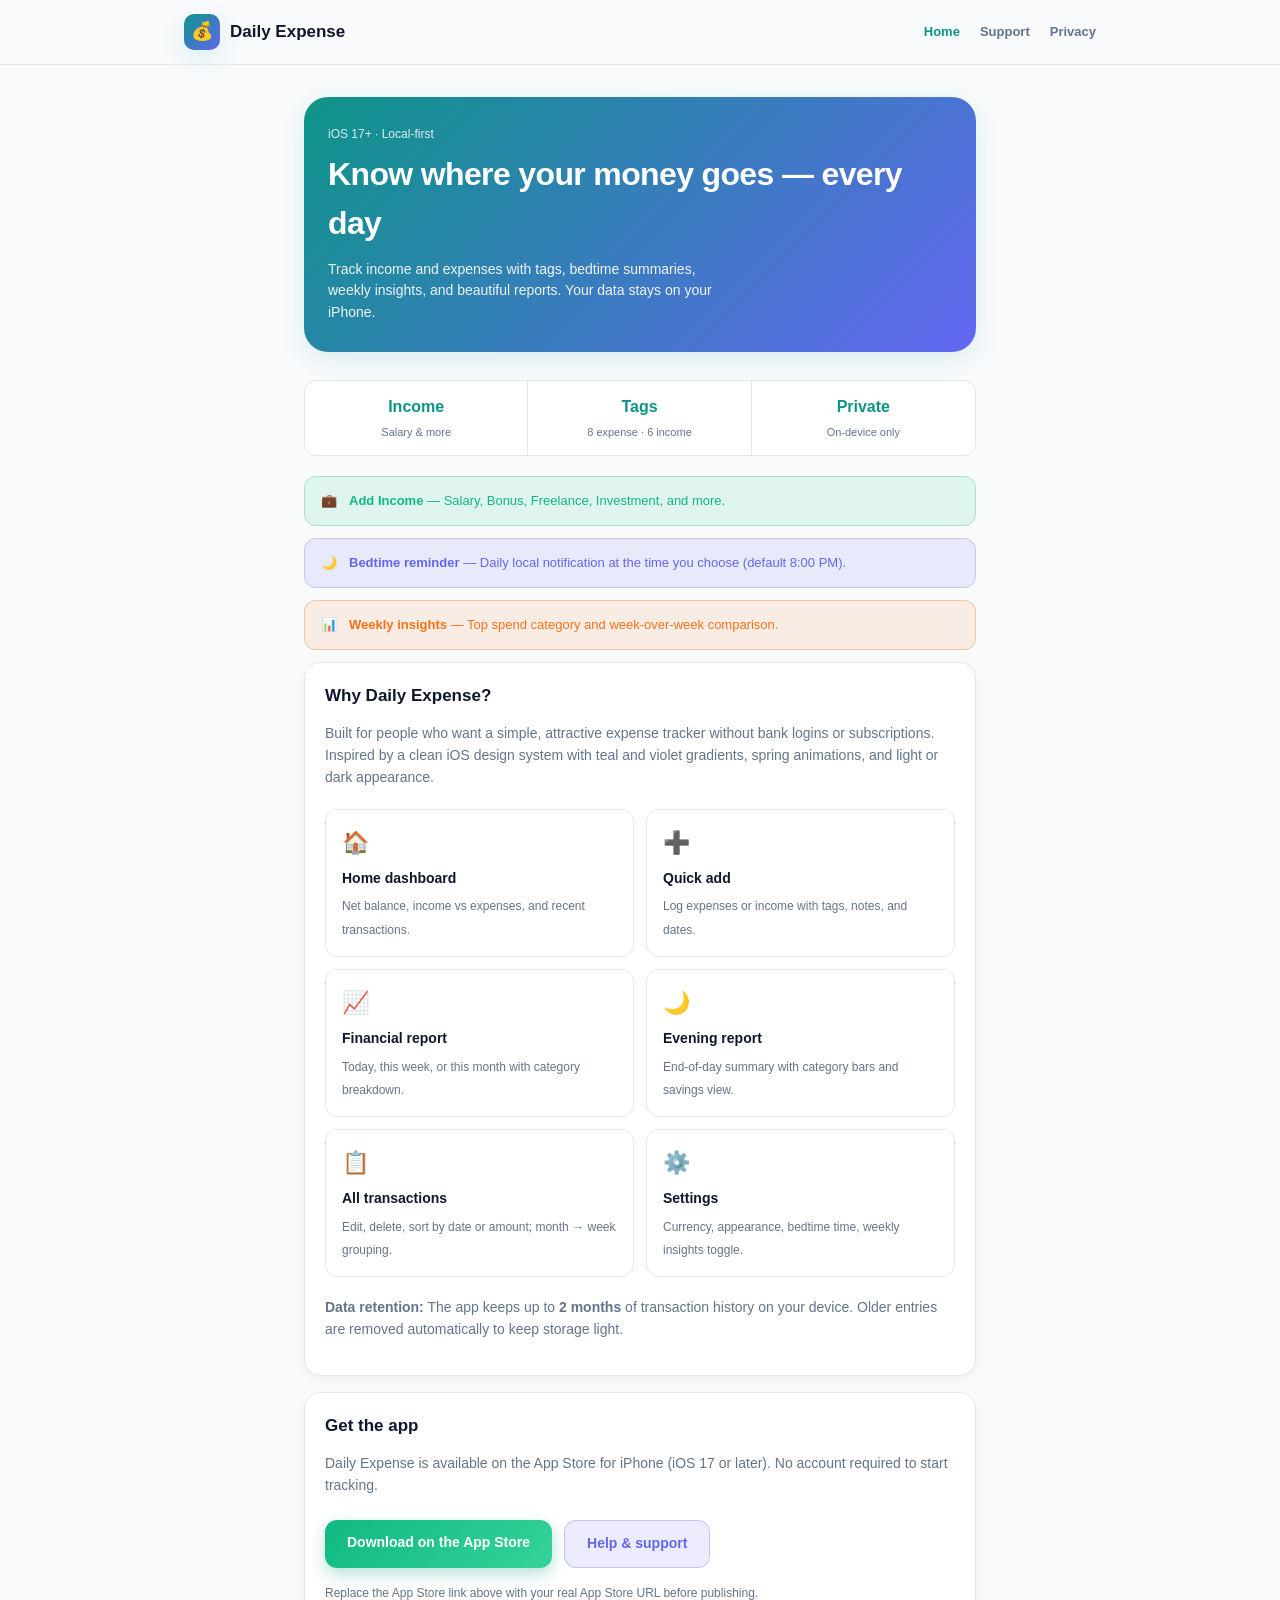
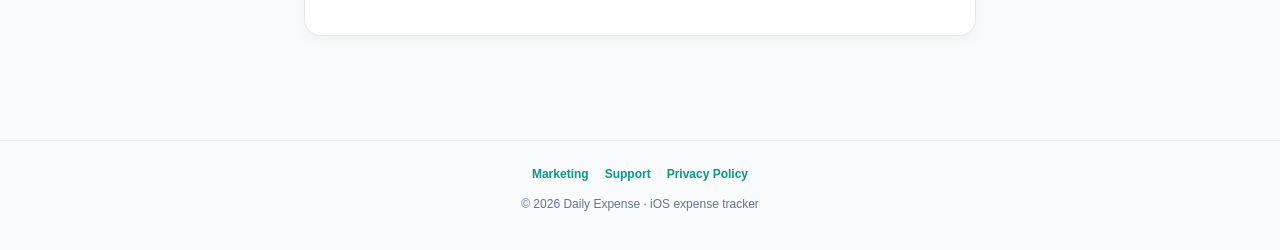
<file: web/index.html>
<!DOCTYPE html>
<html lang="en">
<head>
  <meta charset="UTF-8">
  <meta name="viewport" content="width=device-width, initial-scale=1">
  <meta name="description" content="Daily Expense — track income and expenses on iPhone. Evening reports, weekly insights, and local-first privacy.">
  <title>Daily Expense — Personal finance for iOS</title>
  <link rel="stylesheet" href="css/theme.css">
</head>
<body>
  <header class="site-header">
    <div class="inner">
      <a class="brand" href="index.html">
        <span class="brand-icon" aria-hidden="true">💰</span>
        Daily Expense
      </a>
      <nav class="nav-links" aria-label="Site">
        <a href="index.html" class="active">Home</a>
        <a href="support.html">Support</a>
        <a href="privacy.html">Privacy</a>
      </nav>
    </div>
  </header>

  <main class="wrap">
    <section class="hero">
      <p class="eyebrow">iOS 17+ · Local-first</p>
      <h1>Know where your money goes — every day</h1>
      <p>Track income and expenses with tags, bedtime summaries, weekly insights, and beautiful reports. Your data stays on your iPhone.</p>
    </section>

    <div class="stats-row" aria-hidden="true">
      <div class="stat">
        <div class="value">Income</div>
        <div class="label">Salary & more</div>
      </div>
      <div class="stat">
        <div class="value">Tags</div>
        <div class="label">8 expense · 6 income</div>
      </div>
      <div class="stat">
        <div class="value">Private</div>
        <div class="label">On-device only</div>
      </div>
    </div>

    <div class="banner banner-income">
      <span aria-hidden="true">💼</span>
      <div><strong>Add Income</strong> — Salary, Bonus, Freelance, Investment, and more.</div>
    </div>
    <div class="banner banner-secondary">
      <span aria-hidden="true">🌙</span>
      <div><strong>Bedtime reminder</strong> — Daily local notification at the time you choose (default 8:00 PM).</div>
    </div>
    <div class="banner banner-orange">
      <span aria-hidden="true">📊</span>
      <div><strong>Weekly insights</strong> — Top spend category and week-over-week comparison.</div>
    </div>

    <section class="card">
      <h2>Why Daily Expense?</h2>
      <p>Built for people who want a simple, attractive expense tracker without bank logins or subscriptions. Inspired by a clean iOS design system with teal and violet gradients, spring animations, and light or dark appearance.</p>

      <div class="feature-grid">
        <div class="feature-tile">
          <span class="emoji">🏠</span>
          <strong>Home dashboard</strong>
          <span>Net balance, income vs expenses, and recent transactions.</span>
        </div>
        <div class="feature-tile">
          <span class="emoji">➕</span>
          <strong>Quick add</strong>
          <span>Log expenses or income with tags, notes, and dates.</span>
        </div>
        <div class="feature-tile">
          <span class="emoji">📈</span>
          <strong>Financial report</strong>
          <span>Today, this week, or this month with category breakdown.</span>
        </div>
        <div class="feature-tile">
          <span class="emoji">🌙</span>
          <strong>Evening report</strong>
          <span>End-of-day summary with category bars and savings view.</span>
        </div>
        <div class="feature-tile">
          <span class="emoji">📋</span>
          <strong>All transactions</strong>
          <span>Edit, delete, sort by date or amount; month → week grouping.</span>
        </div>
        <div class="feature-tile">
          <span class="emoji">⚙️</span>
          <strong>Settings</strong>
          <span>Currency, appearance, bedtime time, weekly insights toggle.</span>
        </div>
      </div>

      <p><strong>Data retention:</strong> The app keeps up to <strong>2 months</strong> of transaction history on your device. Older entries are removed automatically to keep storage light.</p>
    </section>

    <section class="card">
      <h2>Get the app</h2>
      <p>Daily Expense is available on the App Store for iPhone (iOS 17 or later). No account required to start tracking.</p>
      <div class="cta-row">
        <a class="btn btn-primary" href="https://apps.apple.com/app/id0000000000" rel="noopener">Download on the App Store</a>
        <a class="btn btn-secondary" href="support.html">Help &amp; support</a>
      </div>
      <p style="margin-top:16px;font-size:12px;color:var(--text-secondary);">Replace the App Store link above with your real App Store URL before publishing.</p>
    </section>
  </main>

  <footer class="site-footer">
    <nav>
      <a href="index.html">Marketing</a>
      <a href="support.html">Support</a>
      <a href="privacy.html">Privacy Policy</a>
    </nav>
    <p>© <span id="year"></span> Daily Expense · iOS expense tracker</p>
  </footer>
  <script>document.getElementById('year').textContent = new Date().getFullYear();</script>
</body>
</html>
</file>
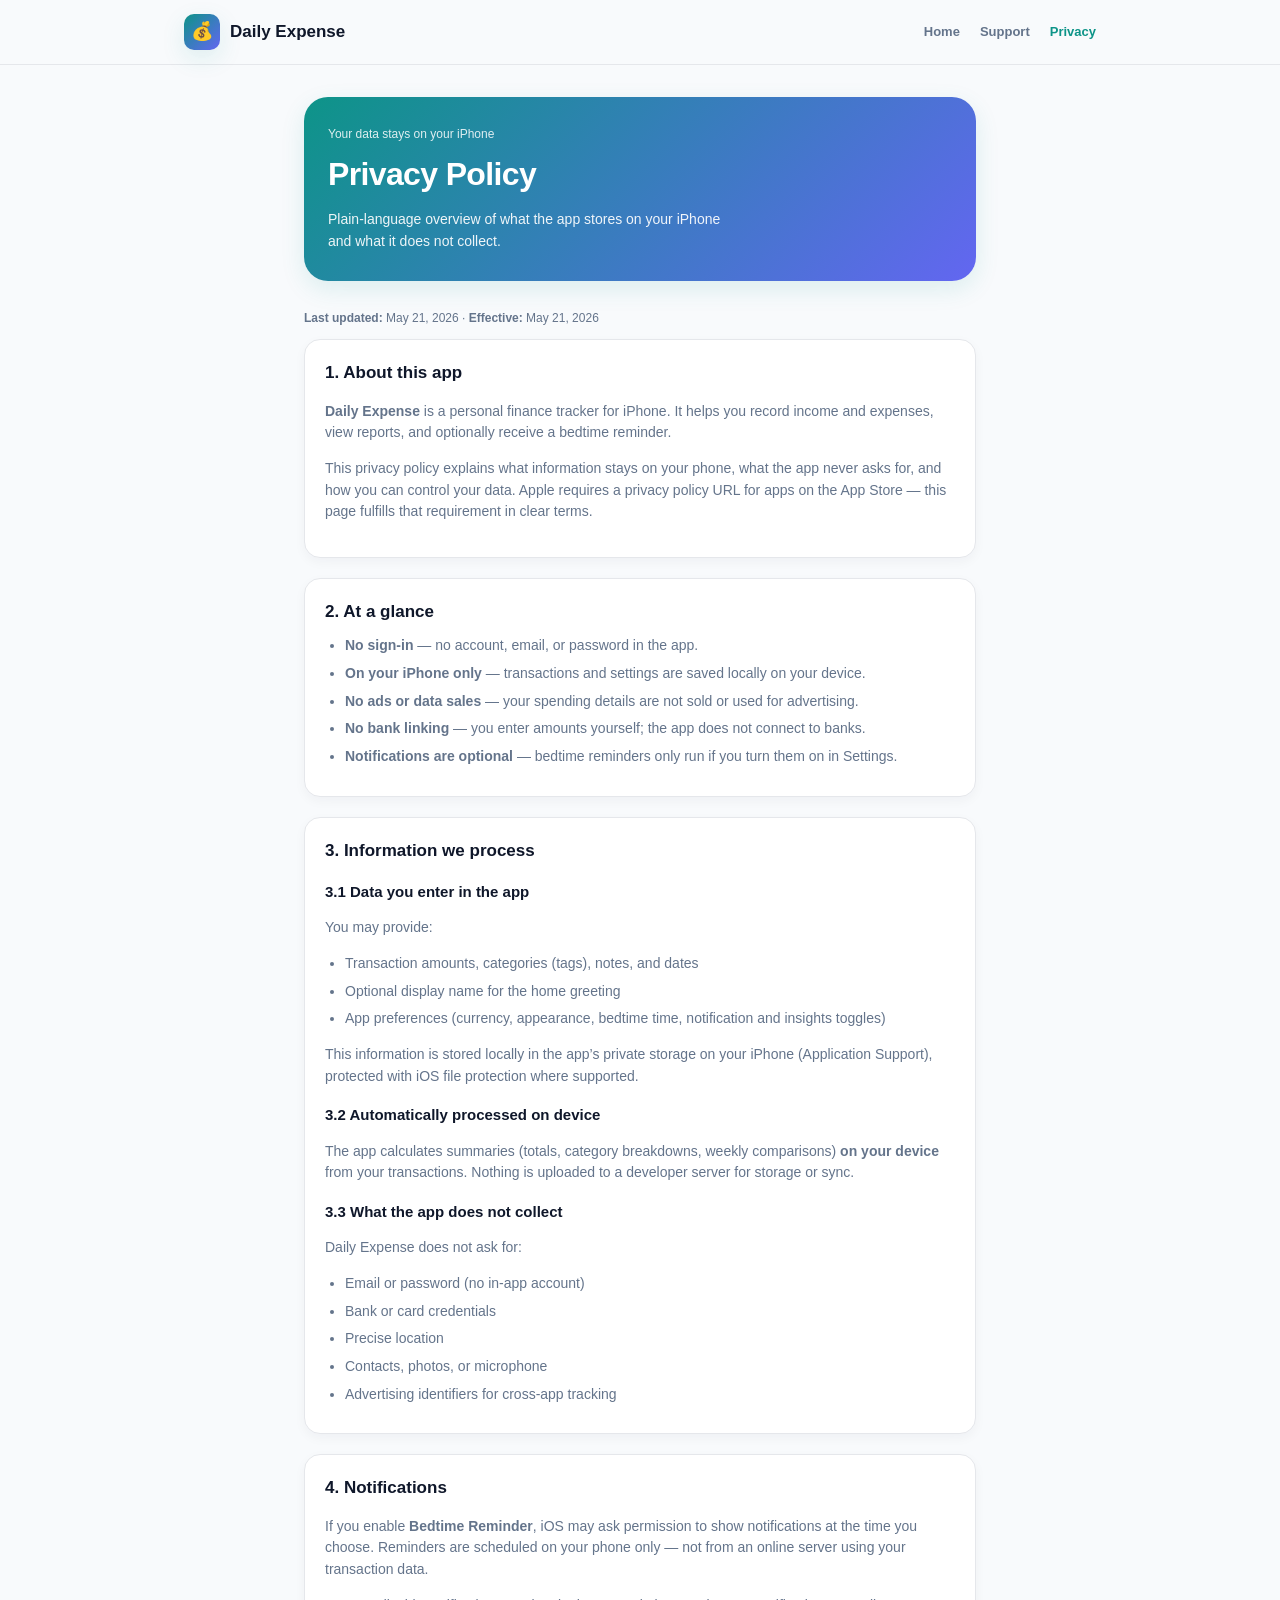
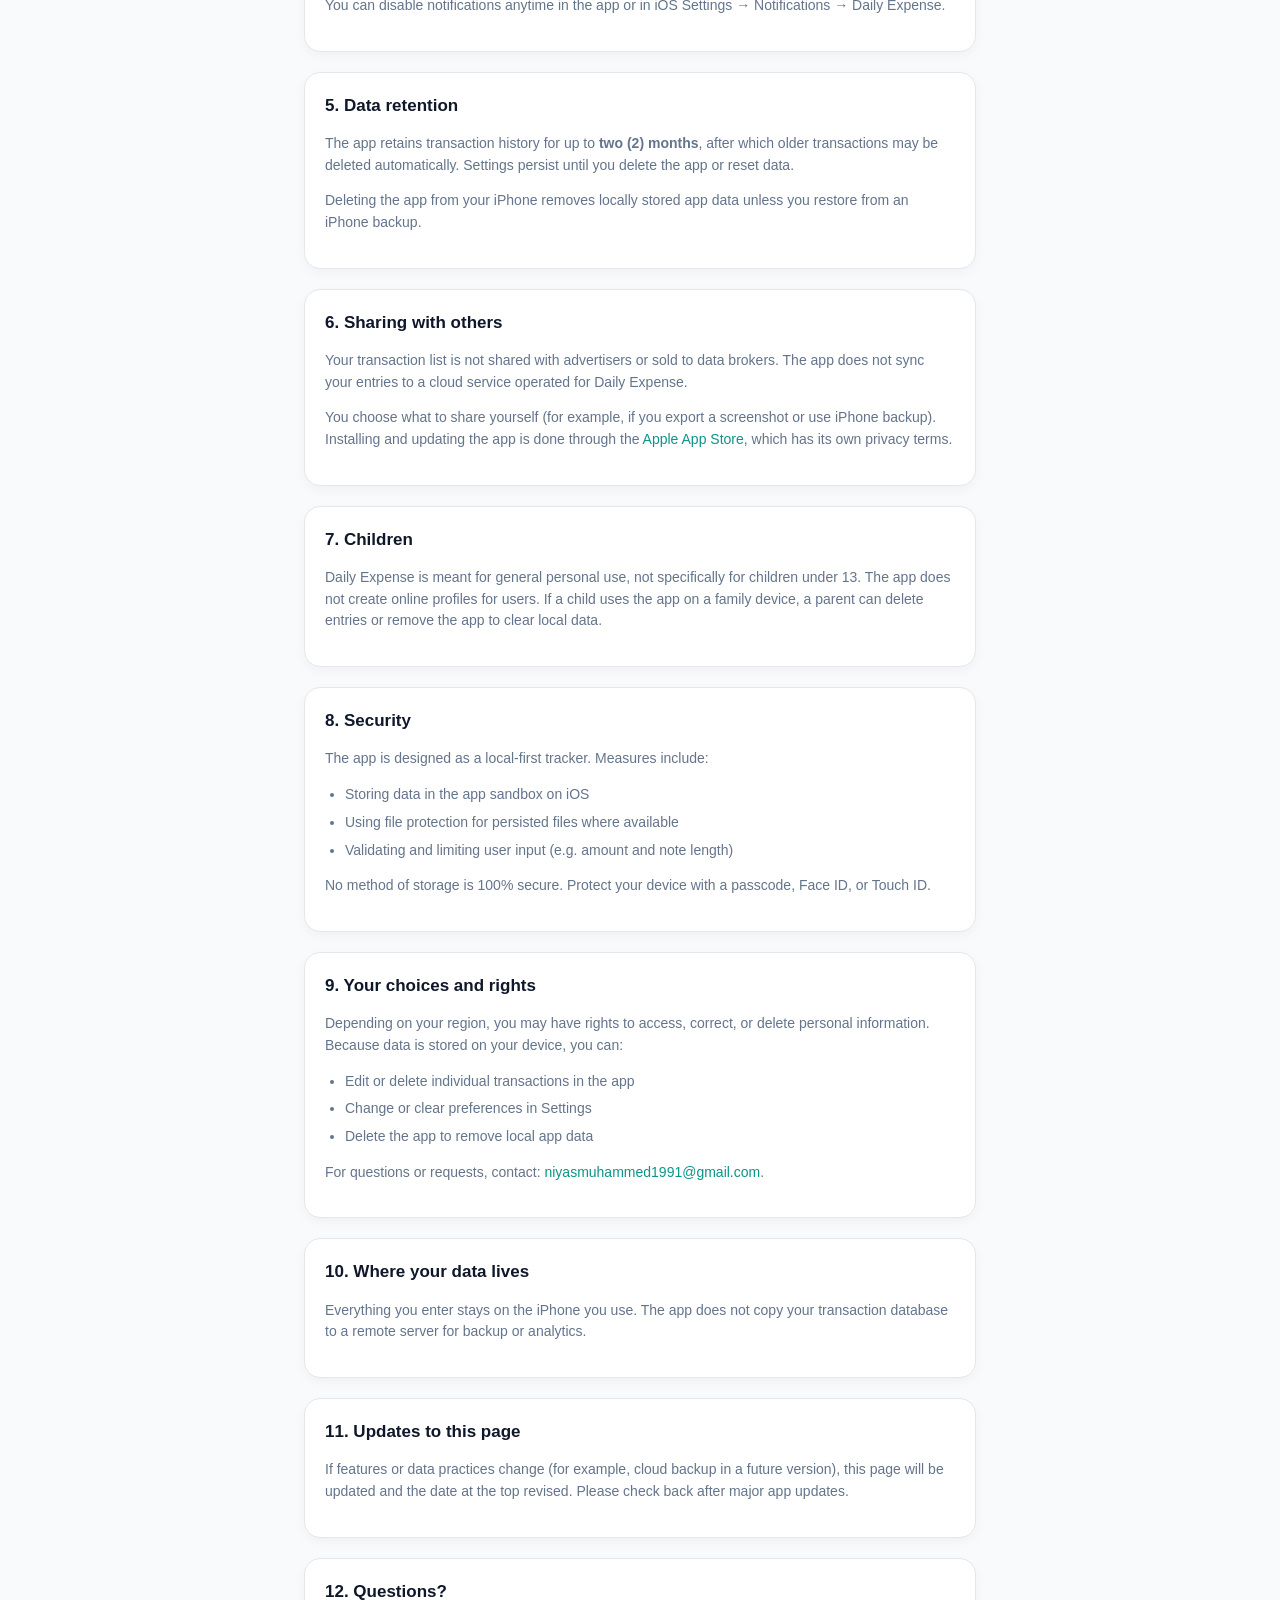
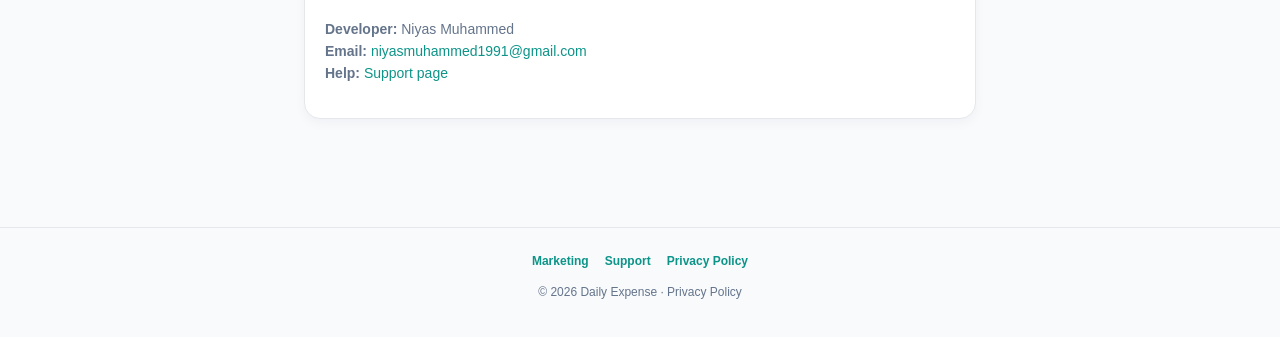
<file: web/privacy.html>
<!DOCTYPE html>
<html lang="en">
<head>
  <meta charset="UTF-8">
  <meta name="viewport" content="width=device-width, initial-scale=1">
  <meta name="description" content="Daily Expense Privacy Policy — how we handle your data on iOS.">
  <title>Privacy Policy — Daily Expense</title>
  <link rel="stylesheet" href="css/theme.css">
</head>
<body>
  <header class="site-header">
    <div class="inner">
      <a class="brand" href="index.html">
        <span class="brand-icon" aria-hidden="true">💰</span>
        Daily Expense
      </a>
      <nav class="nav-links" aria-label="Site">
        <a href="index.html">Home</a>
        <a href="support.html">Support</a>
        <a href="privacy.html" class="active">Privacy</a>
      </nav>
    </div>
  </header>

  <main class="wrap">
    <section class="hero">
      <p class="eyebrow">Your data stays on your iPhone</p>
      <h1>Privacy Policy</h1>
      <p>Plain-language overview of what the app stores on your iPhone and what it does not collect.</p>
    </section>

    <p class="updated"><strong>Last updated:</strong> May 21, 2026 · <strong>Effective:</strong> May 21, 2026</p>

    <section class="card legal-section">
      <h2>1. About this app</h2>
      <p><strong>Daily Expense</strong> is a personal finance tracker for iPhone. It helps you record income and expenses, view reports, and optionally receive a bedtime reminder.</p>
      <p>This privacy policy explains what information stays on your phone, what the app never asks for, and how you can control your data. Apple requires a privacy policy URL for apps on the App Store — this page fulfills that requirement in clear terms.</p>
    </section>

    <section class="card legal-section">
      <h2>2. At a glance</h2>
      <ul>
        <li><strong>No sign-in</strong> — no account, email, or password in the app.</li>
        <li><strong>On your iPhone only</strong> — transactions and settings are saved locally on your device.</li>
        <li><strong>No ads or data sales</strong> — your spending details are not sold or used for advertising.</li>
        <li><strong>No bank linking</strong> — you enter amounts yourself; the app does not connect to banks.</li>
        <li><strong>Notifications are optional</strong> — bedtime reminders only run if you turn them on in Settings.</li>
      </ul>
    </section>

    <section class="card legal-section">
      <h2>3. Information we process</h2>

      <h3>3.1 Data you enter in the app</h3>
      <p>You may provide:</p>
      <ul>
        <li>Transaction amounts, categories (tags), notes, and dates</li>
        <li>Optional display name for the home greeting</li>
        <li>App preferences (currency, appearance, bedtime time, notification and insights toggles)</li>
      </ul>
      <p>This information is stored locally in the app’s private storage on your iPhone (Application Support), protected with iOS file protection where supported.</p>

      <h3>3.2 Automatically processed on device</h3>
      <p>The app calculates summaries (totals, category breakdowns, weekly comparisons) <strong>on your device</strong> from your transactions. Nothing is uploaded to a developer server for storage or sync.</p>

      <h3>3.3 What the app does not collect</h3>
      <p>Daily Expense does not ask for:</p>
      <ul>
        <li>Email or password (no in-app account)</li>
        <li>Bank or card credentials</li>
        <li>Precise location</li>
        <li>Contacts, photos, or microphone</li>
        <li>Advertising identifiers for cross-app tracking</li>
      </ul>
    </section>

    <section class="card legal-section">
      <h2>4. Notifications</h2>
      <p>If you enable <strong>Bedtime Reminder</strong>, iOS may ask permission to show notifications at the time you choose. Reminders are scheduled on your phone only — not from an online server using your transaction data.</p>
      <p>You can disable notifications anytime in the app or in iOS Settings → Notifications → Daily Expense.</p>
    </section>

    <section class="card legal-section">
      <h2>5. Data retention</h2>
      <p>The app retains transaction history for up to <strong>two (2) months</strong>, after which older transactions may be deleted automatically. Settings persist until you delete the app or reset data.</p>
      <p>Deleting the app from your iPhone removes locally stored app data unless you restore from an iPhone backup.</p>
    </section>

    <section class="card legal-section">
      <h2>6. Sharing with others</h2>
      <p>Your transaction list is not shared with advertisers or sold to data brokers. The app does not sync your entries to a cloud service operated for Daily Expense.</p>
      <p>You choose what to share yourself (for example, if you export a screenshot or use iPhone backup). Installing and updating the app is done through the <a href="https://www.apple.com/legal/privacy/" rel="noopener noreferrer">Apple App Store</a>, which has its own privacy terms.</p>
    </section>

    <section class="card legal-section">
      <h2>7. Children</h2>
      <p>Daily Expense is meant for general personal use, not specifically for children under 13. The app does not create online profiles for users. If a child uses the app on a family device, a parent can delete entries or remove the app to clear local data.</p>
    </section>

    <section class="card legal-section">
      <h2>8. Security</h2>
      <p>The app is designed as a local-first tracker. Measures include:</p>
      <ul>
        <li>Storing data in the app sandbox on iOS</li>
        <li>Using file protection for persisted files where available</li>
        <li>Validating and limiting user input (e.g. amount and note length)</li>
      </ul>
      <p>No method of storage is 100% secure. Protect your device with a passcode, Face ID, or Touch ID.</p>
    </section>

    <section class="card legal-section">
      <h2>9. Your choices and rights</h2>
      <p>Depending on your region, you may have rights to access, correct, or delete personal information. Because data is stored on your device, you can:</p>
      <ul>
        <li>Edit or delete individual transactions in the app</li>
        <li>Change or clear preferences in Settings</li>
        <li>Delete the app to remove local app data</li>
      </ul>
      <p>For questions or requests, contact: <a href="mailto:niyasmuhammed1991@gmail.com">niyasmuhammed1991@gmail.com</a>.</p>
    </section>

    <section class="card legal-section">
      <h2>10. Where your data lives</h2>
      <p>Everything you enter stays on the iPhone you use. The app does not copy your transaction database to a remote server for backup or analytics.</p>
    </section>

    <section class="card legal-section">
      <h2>11. Updates to this page</h2>
      <p>If features or data practices change (for example, cloud backup in a future version), this page will be updated and the date at the top revised. Please check back after major app updates.</p>
    </section>

    <section class="card legal-section">
      <h2>12. Questions?</h2>
      <p><strong>Developer:</strong> Niyas Muhammed<br>
      <strong>Email:</strong> <a href="mailto:niyasmuhammed1991@gmail.com">niyasmuhammed1991@gmail.com</a><br>
      <strong>Help:</strong> <a href="support.html">Support page</a></p>
    </section>
  </main>

  <footer class="site-footer">
    <nav>
      <a href="index.html">Marketing</a>
      <a href="support.html">Support</a>
      <a href="privacy.html">Privacy Policy</a>
    </nav>
    <p>© <span id="year"></span> Daily Expense · Privacy Policy</p>
  </footer>
  <script>document.getElementById('year').textContent = new Date().getFullYear();</script>
</body>
</html>
</file>
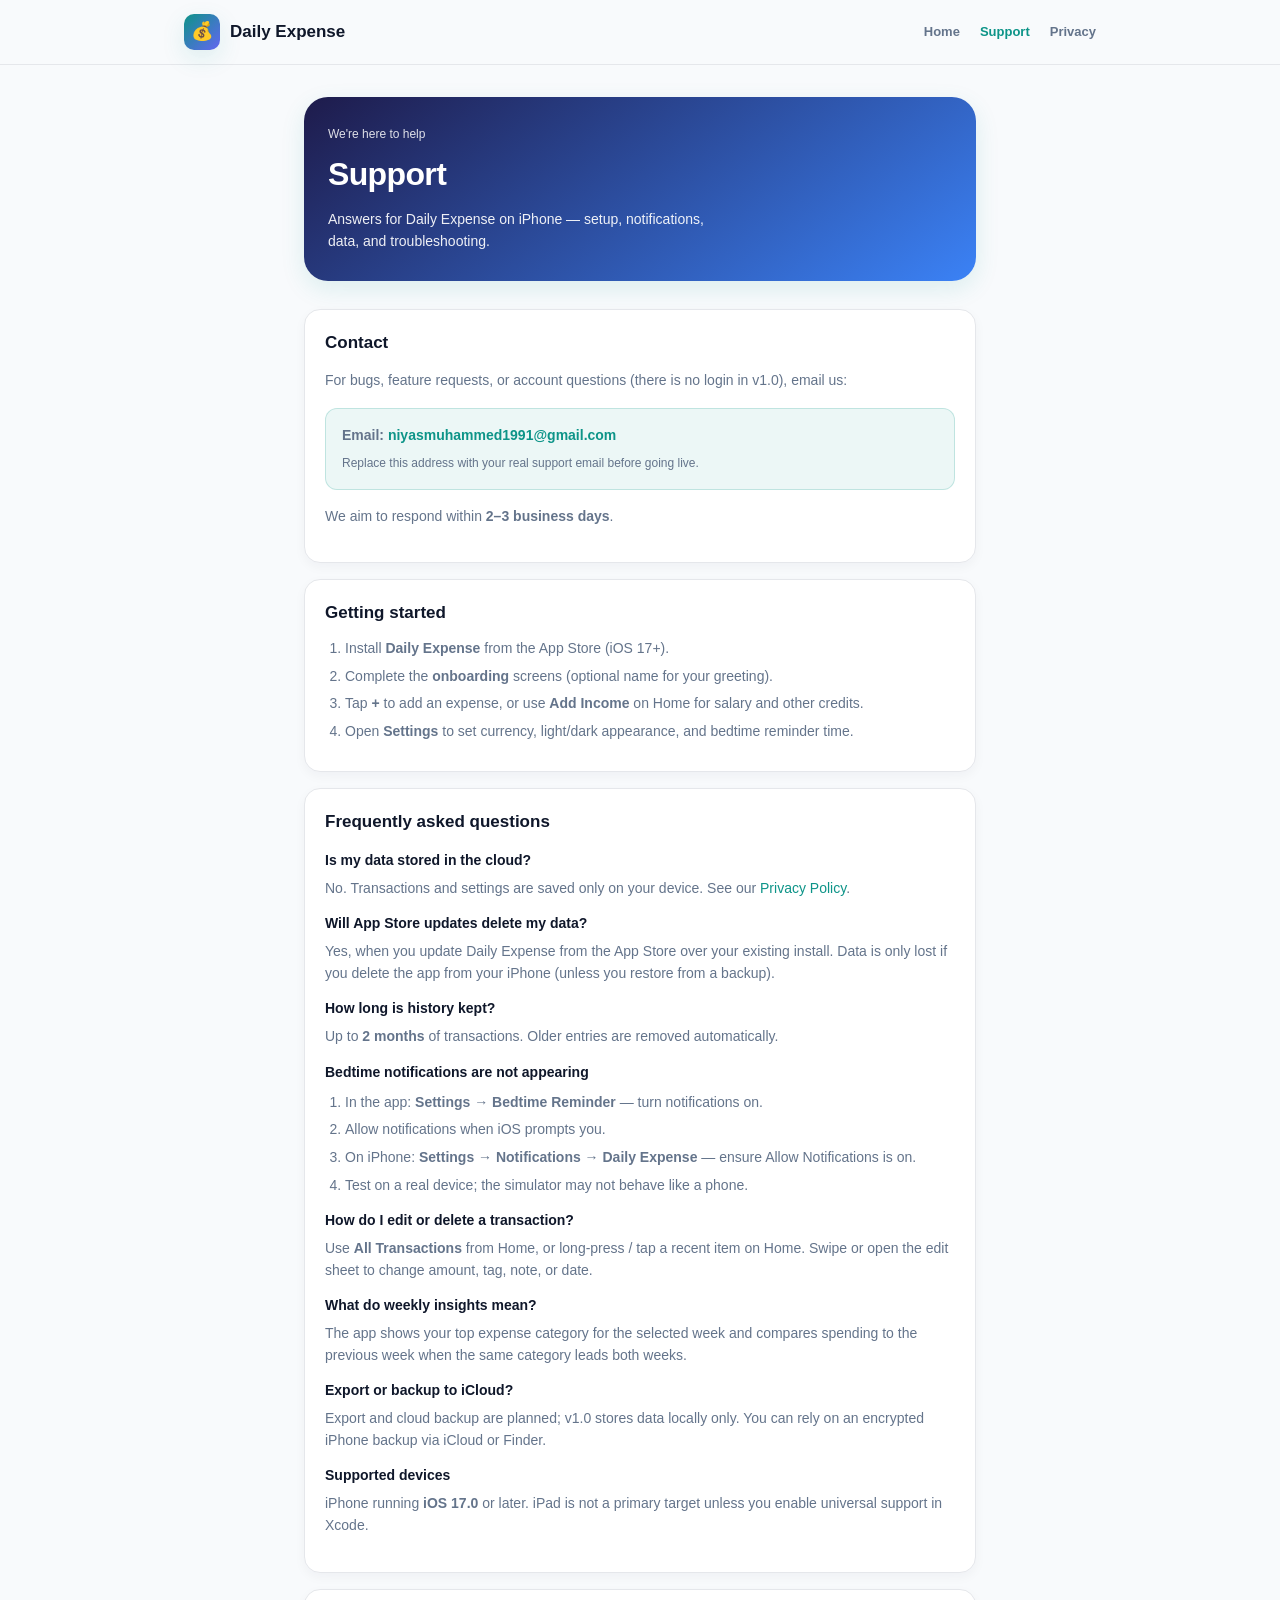
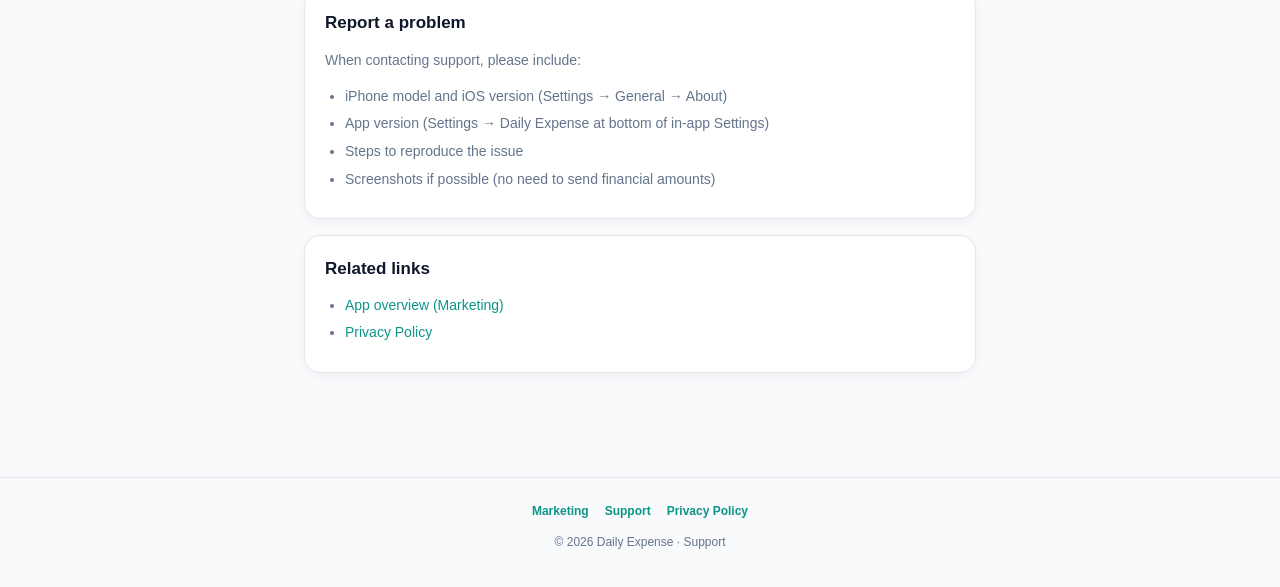
<file: web/support.html>
<!DOCTYPE html>
<html lang="en">
<head>
  <meta charset="UTF-8">
  <meta name="viewport" content="width=device-width, initial-scale=1">
  <meta name="description" content="Daily Expense support — help, FAQs, and contact for the iOS expense tracker.">
  <title>Support — Daily Expense</title>
  <link rel="stylesheet" href="css/theme.css">
</head>
<body>
  <header class="site-header">
    <div class="inner">
      <a class="brand" href="index.html">
        <span class="brand-icon" aria-hidden="true">💰</span>
        Daily Expense
      </a>
      <nav class="nav-links" aria-label="Site">
        <a href="index.html">Home</a>
        <a href="support.html" class="active">Support</a>
        <a href="privacy.html">Privacy</a>
      </nav>
    </div>
  </header>

  <main class="wrap">
    <section class="hero hero-evening">
      <p class="eyebrow">We're here to help</p>
      <h1>Support</h1>
      <p>Answers for Daily Expense on iPhone — setup, notifications, data, and troubleshooting.</p>
    </section>

    <section class="card">
      <h2>Contact</h2>
      <p>For bugs, feature requests, or account questions (there is no login in v1.0), email us:</p>
      <div class="contact-box">
        <p style="margin:0;"><strong>Email:</strong> <a href="mailto:niyasmuhammed1991@gmail.com">niyasmuhammed1991@gmail.com</a></p>
        <p style="margin:8px 0 0;font-size:12px;">Replace this address with your real support email before going live.</p>
      </div>
      <p style="margin-top:16px;">We aim to respond within <strong>2–3 business days</strong>.</p>
    </section>

    <section class="card">
      <h2>Getting started</h2>
      <ol>
        <li>Install <strong>Daily Expense</strong> from the App Store (iOS 17+).</li>
        <li>Complete the <strong>onboarding</strong> screens (optional name for your greeting).</li>
        <li>Tap <strong>+</strong> to add an expense, or use <strong>Add Income</strong> on Home for salary and other credits.</li>
        <li>Open <strong>Settings</strong> to set currency, light/dark appearance, and bedtime reminder time.</li>
      </ol>
    </section>

    <section class="card">
      <h2>Frequently asked questions</h2>
      <dl class="faq">
        <dt>Is my data stored in the cloud?</dt>
        <dd>No. Transactions and settings are saved only on your device. See our <a href="privacy.html">Privacy Policy</a>.</dd>

        <dt>Will App Store updates delete my data?</dt>
        <dd>Yes, when you update Daily Expense from the App Store over your existing install. Data is only lost if you delete the app from your iPhone (unless you restore from a backup).</dd>

        <dt>How long is history kept?</dt>
        <dd>Up to <strong>2 months</strong> of transactions. Older entries are removed automatically.</dd>

        <dt>Bedtime notifications are not appearing</dt>
        <dd>
          <ol>
            <li>In the app: <strong>Settings → Bedtime Reminder</strong> — turn notifications on.</li>
            <li>Allow notifications when iOS prompts you.</li>
            <li>On iPhone: <strong>Settings → Notifications → Daily Expense</strong> — ensure Allow Notifications is on.</li>
            <li>Test on a real device; the simulator may not behave like a phone.</li>
          </ol>
        </dd>

        <dt>How do I edit or delete a transaction?</dt>
        <dd>Use <strong>All Transactions</strong> from Home, or long-press / tap a recent item on Home. Swipe or open the edit sheet to change amount, tag, note, or date.</dd>

        <dt>What do weekly insights mean?</dt>
        <dd>The app shows your top expense category for the selected week and compares spending to the previous week when the same category leads both weeks.</dd>

        <dt>Export or backup to iCloud?</dt>
        <dd>Export and cloud backup are planned; v1.0 stores data locally only. You can rely on an encrypted iPhone backup via iCloud or Finder.</dd>

        <dt>Supported devices</dt>
        <dd>iPhone running <strong>iOS 17.0</strong> or later. iPad is not a primary target unless you enable universal support in Xcode.</dd>
      </dl>
    </section>

    <section class="card">
      <h2>Report a problem</h2>
      <p>When contacting support, please include:</p>
      <ul>
        <li>iPhone model and iOS version (Settings → General → About)</li>
        <li>App version (Settings → Daily Expense at bottom of in-app Settings)</li>
        <li>Steps to reproduce the issue</li>
        <li>Screenshots if possible (no need to send financial amounts)</li>
      </ul>
    </section>

    <section class="card">
      <h2>Related links</h2>
      <ul>
        <li><a href="index.html">App overview (Marketing)</a></li>
        <li><a href="privacy.html">Privacy Policy</a></li>
      </ul>
    </section>
  </main>

  <footer class="site-footer">
    <nav>
      <a href="index.html">Marketing</a>
      <a href="support.html">Support</a>
      <a href="privacy.html">Privacy Policy</a>
    </nav>
    <p>© <span id="year"></span> Daily Expense · Support</p>
  </footer>
  <script>document.getElementById('year').textContent = new Date().getFullYear();</script>
</body>
</html>
</file>
<file: web/css/theme.css>
/* Daily Expense — web theme (matches AppTheme.swift + ThemePalette.swift) */
:root {
  --primary: #0d9488;
  --primary-light: #34d399;
  --secondary: #6366f1;
  --income: #10b981;
  --expense: #ef4444;
  --accent-orange: #f97316;
  --gradient-summary: linear-gradient(135deg, var(--primary) 0%, var(--secondary) 100%);
  --gradient-income: linear-gradient(135deg, var(--income) 0%, var(--primary-light) 100%);
  --gradient-evening: linear-gradient(145deg, #1e1b4b 0%, #3b82f6 100%);
  --bg: #f8fafc;
  --card: #ffffff;
  --card-stroke: #e5e7eb;
  --text-primary: #0f172a;
  --text-secondary: #64748b;
  --shadow: 0 8px 24px rgba(13, 148, 136, 0.12);
  --radius-lg: 24px;
  --radius-md: 16px;
  --radius-sm: 12px;
  --font: -apple-system, BlinkMacSystemFont, "Segoe UI", Roboto, "Helvetica Neue", Arial, sans-serif;
  --max-width: 720px;
}

@media (prefers-color-scheme: dark) {
  :root {
    --bg: #121820;
    --card: #1e2430;
    --card-stroke: #383e4d;
    --text-primary: #f2f5fa;
    --text-secondary: #9ea8b8;
    --shadow: 0 8px 32px rgba(0, 0, 0, 0.35);
  }
}

*,
*::before,
*::after {
  box-sizing: border-box;
}

html {
  scroll-behavior: smooth;
}

body {
  margin: 0;
  font-family: var(--font);
  font-size: 15px;
  font-weight: 500;
  line-height: 1.55;
  color: var(--text-primary);
  background: var(--bg);
  -webkit-font-smoothing: antialiased;
}

a {
  color: var(--primary);
  text-decoration: none;
}

a:hover {
  text-decoration: underline;
}

.wrap {
  max-width: var(--max-width);
  margin: 0 auto;
  padding: 0 24px 48px;
}

/* Header nav */
.site-header {
  position: sticky;
  top: 0;
  z-index: 100;
  background: color-mix(in srgb, var(--bg) 92%, transparent);
  backdrop-filter: blur(12px);
  border-bottom: 1px solid var(--card-stroke);
}

.site-header .inner {
  max-width: 960px;
  margin: 0 auto;
  padding: 14px 24px;
  display: flex;
  align-items: center;
  justify-content: space-between;
  gap: 16px;
}

.brand {
  display: flex;
  align-items: center;
  gap: 10px;
  font-weight: 700;
  font-size: 17px;
  color: var(--text-primary);
  text-decoration: none;
}

.brand:hover {
  text-decoration: none;
}

.brand-icon {
  width: 36px;
  height: 36px;
  border-radius: 10px;
  background: var(--gradient-summary);
  display: flex;
  align-items: center;
  justify-content: center;
  font-size: 18px;
  box-shadow: var(--shadow);
}

.nav-links {
  display: flex;
  flex-wrap: wrap;
  gap: 8px 20px;
  font-size: 13px;
  font-weight: 600;
}

.nav-links a {
  color: var(--text-secondary);
  text-decoration: none;
}

.nav-links a:hover,
.nav-links a.active {
  color: var(--primary);
  text-decoration: none;
}

/* Hero (Summary card style) */
.hero {
  margin: 32px 0 28px;
  padding: 28px 24px;
  border-radius: var(--radius-lg);
  background: var(--gradient-summary);
  color: #fff;
  box-shadow: var(--shadow);
}

.hero .eyebrow {
  font-size: 12px;
  opacity: 0.85;
  margin: 0 0 6px;
}

.hero h1 {
  margin: 0 0 10px;
  font-size: clamp(26px, 5vw, 32px);
  font-weight: 700;
  letter-spacing: -0.02em;
}

.hero p {
  margin: 0;
  font-size: 14px;
  opacity: 0.92;
  max-width: 52ch;
}

.hero-evening {
  background: var(--gradient-evening);
}

/* Cards */
.card {
  background: var(--card);
  border: 1px solid var(--card-stroke);
  border-radius: var(--radius-md);
  padding: 20px;
  margin-bottom: 16px;
  box-shadow: 0 4px 12px rgba(15, 23, 42, 0.04);
}

.card h2 {
  margin: 0 0 12px;
  font-size: 17px;
  font-weight: 700;
}

.card h3 {
  margin: 16px 0 8px;
  font-size: 15px;
  font-weight: 700;
}

.card p,
.card li {
  color: var(--text-secondary);
  font-size: 14px;
  font-weight: 500;
}

.card ul,
.card ol {
  margin: 8px 0;
  padding-left: 1.25rem;
}

.card li {
  margin-bottom: 6px;
}

/* Feature grid (marketing) */
.feature-grid {
  display: grid;
  gap: 12px;
  margin: 20px 0;
}

@media (min-width: 560px) {
  .feature-grid {
    grid-template-columns: 1fr 1fr;
  }
}

.feature-tile {
  background: var(--card);
  border: 1px solid var(--card-stroke);
  border-radius: var(--radius-sm);
  padding: 16px;
}

.feature-tile .emoji {
  font-size: 22px;
  display: block;
  margin-bottom: 8px;
}

.feature-tile strong {
  display: block;
  font-size: 14px;
  color: var(--text-primary);
  margin-bottom: 4px;
}

.feature-tile span {
  font-size: 12px;
  color: var(--text-secondary);
  font-weight: 500;
}

/* Banners (app style) */
.banner {
  display: flex;
  align-items: flex-start;
  gap: 12px;
  padding: 14px 16px;
  border-radius: var(--radius-sm);
  margin-bottom: 12px;
  border: 1px solid;
  font-size: 13px;
}

.banner-income {
  background: color-mix(in srgb, var(--income) 10%, transparent);
  border-color: color-mix(in srgb, var(--income) 25%, transparent);
  color: var(--income);
}

.banner-secondary {
  background: color-mix(in srgb, var(--secondary) 10%, transparent);
  border-color: color-mix(in srgb, var(--secondary) 25%, transparent);
  color: var(--secondary);
}

.banner-orange {
  background: color-mix(in srgb, var(--accent-orange) 10%, transparent);
  border-color: color-mix(in srgb, var(--accent-orange) 35%, transparent);
  color: var(--accent-orange);
}

/* Stats row */
.stats-row {
  display: grid;
  grid-template-columns: repeat(3, 1fr);
  gap: 0;
  background: var(--card);
  border: 1px solid var(--card-stroke);
  border-radius: var(--radius-sm);
  overflow: hidden;
  margin: 20px 0;
}

.stat {
  text-align: center;
  padding: 14px 8px;
  border-right: 1px solid var(--card-stroke);
}

.stat:last-child {
  border-right: none;
}

.stat .value {
  font-size: 16px;
  font-weight: 700;
  color: var(--primary);
}

.stat .label {
  font-size: 11px;
  color: var(--text-secondary);
  margin-top: 4px;
}

/* Buttons */
.btn {
  display: inline-block;
  padding: 12px 22px;
  border-radius: var(--radius-sm);
  font-size: 14px;
  font-weight: 700;
  text-decoration: none;
  border: none;
  cursor: pointer;
  transition: transform 0.15s ease, box-shadow 0.15s ease;
}

.btn:hover {
  text-decoration: none;
  transform: translateY(-1px);
}

.btn-primary {
  background: var(--gradient-income);
  color: #fff;
  box-shadow: 0 6px 16px rgba(13, 148, 136, 0.3);
}

.btn-secondary {
  background: color-mix(in srgb, var(--secondary) 12%, transparent);
  color: var(--secondary);
  border: 1px solid color-mix(in srgb, var(--secondary) 30%, transparent);
}

.cta-row {
  display: flex;
  flex-wrap: wrap;
  gap: 12px;
  margin-top: 24px;
}

/* Privacy / legal */
.legal-section {
  margin-bottom: 20px;
}

.legal-section h2 {
  font-size: 17px;
  margin: 0 0 10px;
  color: var(--text-primary);
}

.legal-section p,
.legal-section li {
  font-size: 14px;
  color: var(--text-secondary);
}

.updated {
  font-size: 12px;
  color: var(--text-secondary);
  margin-top: 24px;
}

/* Footer */
.site-footer {
  margin-top: 40px;
  padding: 24px;
  text-align: center;
  font-size: 12px;
  color: var(--text-secondary);
  border-top: 1px solid var(--card-stroke);
}

.site-footer nav {
  display: flex;
  flex-wrap: wrap;
  justify-content: center;
  gap: 16px;
  margin-bottom: 12px;
}

.site-footer a {
  font-weight: 600;
}

/* FAQ */
.faq dt {
  font-weight: 700;
  font-size: 14px;
  color: var(--text-primary);
  margin-top: 14px;
}

.faq dd {
  margin: 6px 0 0;
  font-size: 14px;
  color: var(--text-secondary);
}

.contact-box {
  background: color-mix(in srgb, var(--primary) 8%, transparent);
  border: 1px solid color-mix(in srgb, var(--primary) 20%, transparent);
  border-radius: var(--radius-sm);
  padding: 16px;
  margin-top: 16px;
}

.contact-box a {
  font-weight: 700;
}
</file>
